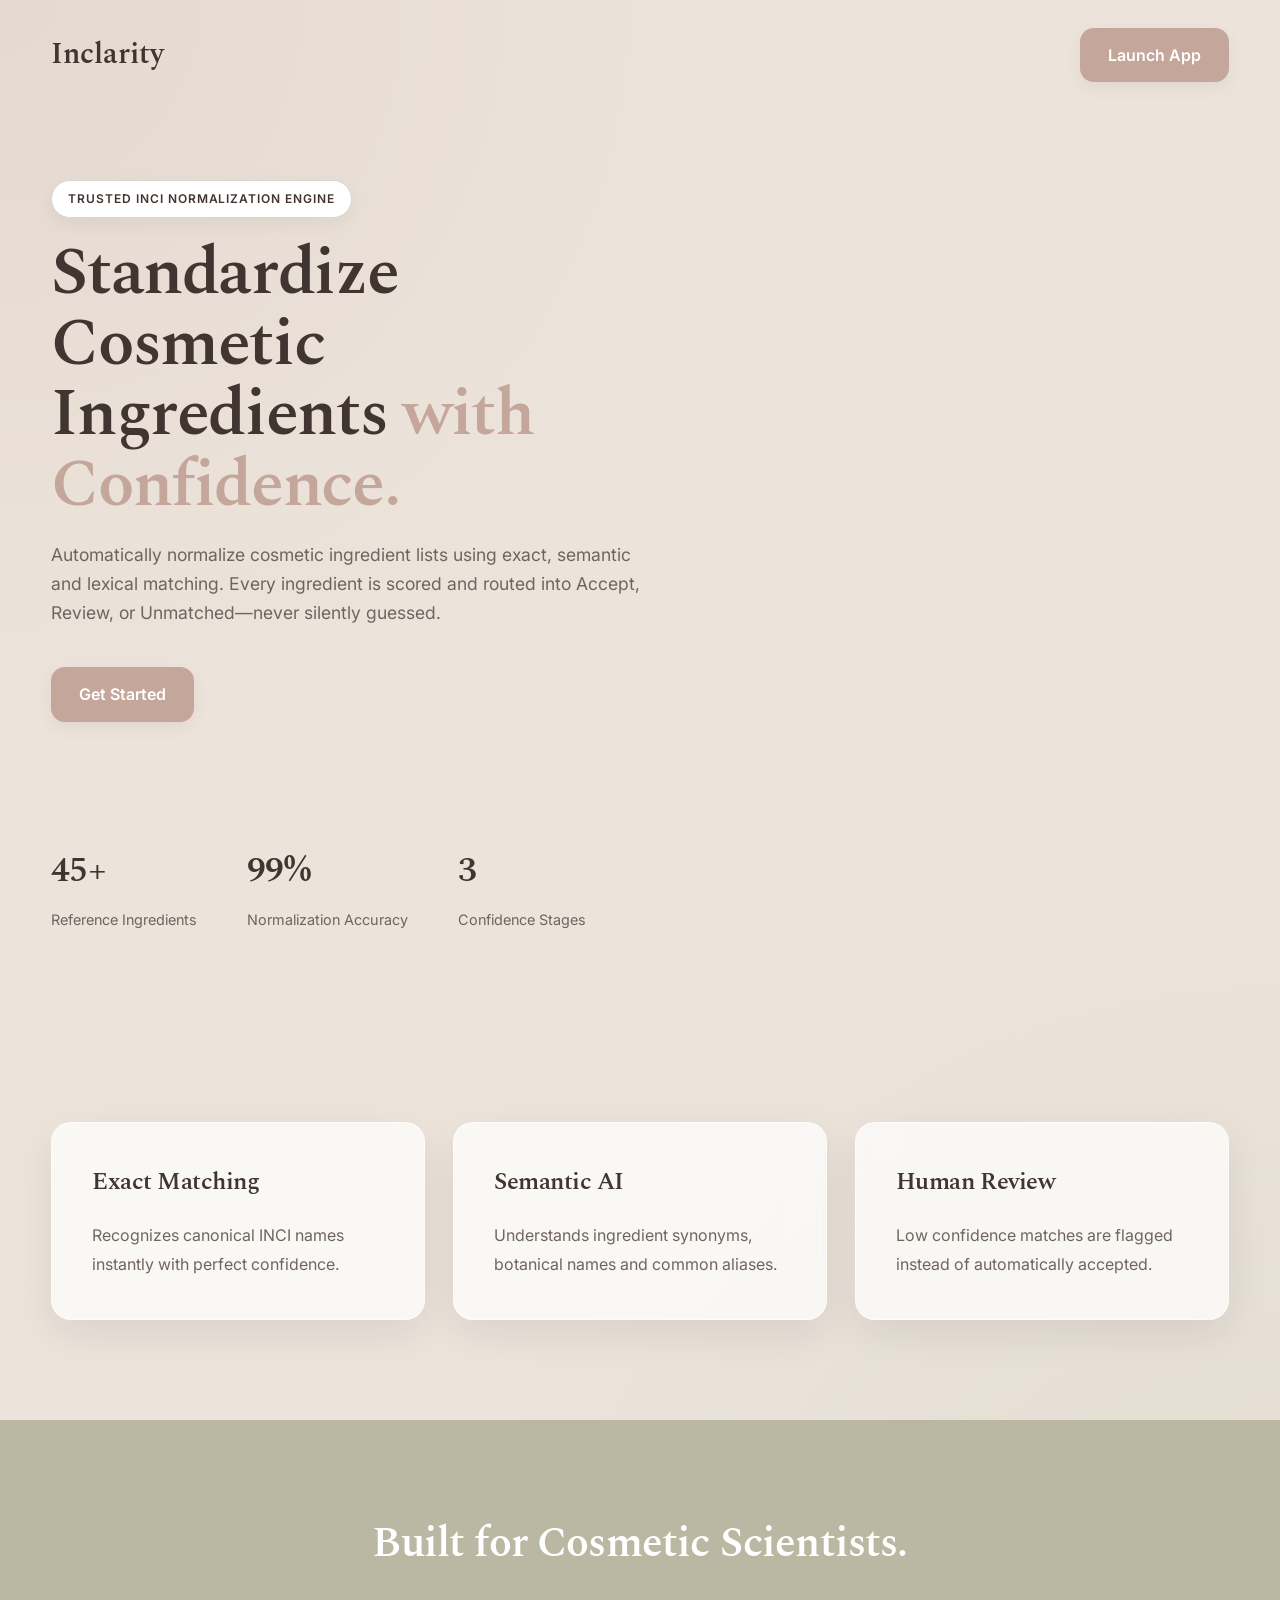
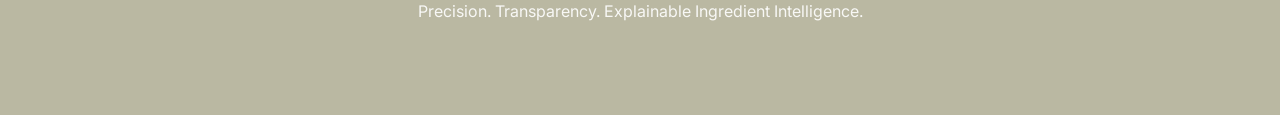
<file: ingredient_normalizer/frontend/homepage.html>
<!DOCTYPE html>
<html lang="en">

<head>
    <meta charset="UTF-8">
    <meta name="viewport" content="width=device-width, initial-scale=1.0">
    <title>Cosmetic Ingredient Assay</title>

    <link rel="preconnect" href="https://fonts.googleapis.com">
    <link href="https://fonts.googleapis.com/css2?family=Inter:wght@300;400;500;600;700;800&display=swap"
        rel="stylesheet">

    <link rel="stylesheet" href="styles.css">

</head>

<body>

    <nav>

        <div class="logo">
            Inclarity
        </div>

        <a href="/app" class="nav-btn">
            Launch App
        </a>

    </nav>


    <header class="hero">

        <div class="hero-left">

            <span class="badge">
                Trusted INCI Normalization Engine
            </span>

            <h1>

                Standardize Cosmetic Ingredients
                <span>with Confidence.</span>

            </h1>

            <p>

                Automatically normalize cosmetic ingredient lists using
                exact, semantic and lexical matching. Every ingredient is
                scored and routed into Accept, Review, or Unmatched—never
                silently guessed.

            </p>

            <div class="buttons">

                <div class="buttons">

                    <a href="/app" class="primary">
                        Get Started
                    </a>

                </div>

               

            </div>

            <div class="stats">

                <div>
                    <h2>45+</h2>
                    <span>Reference Ingredients</span>
                </div>

                <div>
                    <h2>99%</h2>
                    <span>Normalization Accuracy</span>
                </div>

                <div>
                    <h2>3</h2>
                    <span>Confidence Stages</span>
                </div>

            </div>

        </div>

<!--
        <div class="hero-right">

            <div class="glass-card">

                <div class="top">

                    <h3>Ingredient Assay</h3>

                    <span class="status">
                        Engine Ready
                    </span>

                </div>

                <textarea>Aqua (Water), Glycerine, Vitamin C,
glycrol, Sodium Hyaluronate,
Fragrance, Unicorn Extract</textarea>

                <button>
                    Analyze Ingredients
                </button>

            </div>
-->

        </div>

    </header>


    <section class="features">

        <div class="feature">

            <h3>Exact Matching</h3>

            <p>
                Recognizes canonical INCI names instantly with perfect confidence.
            </p>

        </div>

        <div class="feature">

            <h3>Semantic AI</h3>

            <p>
                Understands ingredient synonyms, botanical names and common aliases.
            </p>

        </div>

        <div class="feature">

            <h3>Human Review</h3>

            <p>
                Low confidence matches are flagged instead of automatically accepted.
            </p>

        </div>

    </section>


    <footer class="footer-home">

        <h2>Built for Cosmetic Scientists.</h2>

        <p>
            Precision. Transparency. Explainable Ingredient Intelligence.
        </p>

    </footer>

</body>

</html>
</file>
<file: ingredient_normalizer/frontend/styles.css>
/* ==========================================================
   SHARED STYLESHEET
   Part 1 — Global Theme
   ========================================================== */

/* ---------- Google Fonts ---------- */
@import url('https://fonts.googleapis.com/css2?family=Inter:wght@300;400;500;600;700;800&family=Spectral:wght@400;500;600;700&family=IBM+Plex+Mono:wght@400;500;600&display=swap');

/* ---------- Variables ---------- */

:root{

    --paper:#ECE4DB;
    --panel:#F8F5F2;
    --surface:#ffffff;

    --rose:#C4A69B;
    --stone:#B8AB9C;
    --parchment:#CFC8BE;
    --olive:#BAB8A2;

    --line:#DDD6CF;
    --line-strong:#C7BEB6;

    --ink:#403530;
    --muted:#70645F;
    --faint:#9B9088;

    --mark:#A27F73;
    --mark-soft:#F3EAE6;

    --pass:#7B9870;
    --pass-bg:#EEF5EB;

    --caution:#C09A58;
    --caution-bg:#FCF5E7;

    --fail:#B96A5D;
    --fail-bg:#FBEDEA;

    --radius:20px;
    --radius-sm:14px;

    --shadow-sm:0 6px 18px rgba(0,0,0,.05);
    --shadow:0 14px 40px rgba(0,0,0,.08);
    --shadow-lg:0 30px 70px rgba(0,0,0,.10);

    --font-display:"Spectral",serif;
    --font-body:"Inter",sans-serif;
    --font-mono:"IBM Plex Mono",monospace;

}

/* ---------- Reset ---------- */

*{
    margin:0;
    padding:0;
    box-sizing:border-box;
}

html{
    scroll-behavior:smooth;
}

body{

    font-family:var(--font-body);

    color:var(--ink);

    background:

    radial-gradient(circle at top left,
    rgba(196,166,155,.18),
    transparent 35%),

    radial-gradient(circle at bottom right,
    rgba(186,184,162,.18),
    transparent 40%),

    var(--paper);

    line-height:1.65;

    -webkit-font-smoothing:antialiased;

}

/* ---------- Typography ---------- */

h1,h2,h3,h4{

    font-family:var(--font-display);

    font-weight:600;

    color:var(--ink);

    letter-spacing:-.02em;

}

p{

    color:var(--muted);

}

a{

    text-decoration:none;

    color:inherit;

}

img{

    max-width:100%;

    display:block;

}

button{

    font-family:inherit;

    cursor:pointer;

    transition:.25s ease;

}

/* ---------- Layout ---------- */

.container{

    width:min(1150px,92%);

    margin:auto;

}

section{

    padding:90px 0;

}

/* ---------- Glass Card ---------- */

.glass{

    background:rgba(255,255,255,.72);

    backdrop-filter:blur(18px);

    -webkit-backdrop-filter:blur(18px);

    border:1px solid rgba(255,255,255,.6);

    box-shadow:var(--shadow);

    border-radius:var(--radius);

}

/* ---------- Buttons ---------- */

.btn,
.primary,
.secondary,
.nav-btn,
.btn-assay,
.btn-assay-outline{

    padding:14px 28px;

    border-radius:14px;

    font-weight:600;

    transition:.25s;

}

.primary,
.nav-btn,
.btn-assay{

    background:var(--rose);

    color:white;

    border:none;

    box-shadow:var(--shadow-sm);

}

.primary:hover,
.nav-btn:hover,
.btn-assay:hover{

    background:#b69489;

    transform:translateY(-2px);

}

.secondary,
.btn-assay-outline{

    background:white;

    border:1px solid var(--line);

    color:var(--ink);

}

.secondary:hover,
.btn-assay-outline:hover{

    border-color:var(--rose);

    color:var(--rose);

    transform:translateY(-2px);

}

/* ---------- Cards ---------- */

.card,
.feature,
.summary-item,
.result-row,
.input-panel,
.glass-card{

    background:rgba(255,255,255,.72);

    backdrop-filter:blur(18px);

    -webkit-backdrop-filter:blur(18px);

    border:1px solid rgba(255,255,255,.55);

    border-radius:20px;

    box-shadow:var(--shadow);

    transition:.25s;

}

.card:hover,
.feature:hover,
.summary-item:hover,
.result-row:hover,
.glass-card:hover{

    transform:translateY(-4px);

}

/* ---------- Badge ---------- */

.badge{

    display:inline-flex;

    align-items:center;

    gap:8px;

    padding:8px 16px;

    border-radius:999px;

    background:white;

    border:1px solid var(--line);

    box-shadow:var(--shadow-sm);

    font-size:.75rem;

    font-weight:600;

    letter-spacing:.08em;

    text-transform:uppercase;

}

/* ---------- Responsive ---------- */

@media(max-width:768px){

    section{

        padding:60px 0;

    }

    .container{

        width:92%;

    }

}

/* ==========================================================
   PART 2 — HOMEPAGE
   ========================================================== */

/* ---------- Navigation ---------- */

nav{

    width:min(1200px,92%);
    margin:auto;

    padding:28px 0;

    display:flex;
    align-items:center;
    justify-content:space-between;

}

.logo{

    font-family:var(--font-display);
    font-size:1.8rem;
    font-weight:600;
    color:var(--ink);

}

nav ul{

    list-style:none;

    display:flex;

    align-items:center;

    gap:40px;

}

nav a{

    color:var(--muted);

    font-weight:500;

    transition:.25s;

}

nav a:hover{

    color:var(--rose);

}

/* ---------- Hero ---------- */

.hero{

    width:min(1200px,92%);
    margin:70px auto 100px;

    display:grid;

    grid-template-columns:1.1fr .9fr;

    gap:70px;

    align-items:center;

}

.hero h1{

    font-size:4.2rem;

    line-height:1.05;

    margin:20px 0;

}

.hero h1 span{

    color:var(--rose);

}

.hero p{

    max-width:620px;

    font-size:1.1rem;

    margin-bottom:40px;

}

.buttons{

    display:flex;

    gap:18px;

    margin-bottom:60px;

}

/* ---------- Statistics ---------- */

.stats{

    display:flex;

    gap:50px;

    flex-wrap:wrap;

}

.stats div{

    min-width:120px;

}

.stats h2{

    font-size:2.2rem;

    margin-bottom:6px;

}

.stats span{

    font-size:.9rem;

    color:var(--muted);

}

/* ---------- Glass Assay Card ---------- */

.glass-card{

    padding:35px;

}

.top{

    display:flex;

    justify-content:space-between;

    align-items:center;

    margin-bottom:25px;

}

.top h3{

    font-size:1.5rem;

}

.status{

    background:var(--olive);

    color:white;

    padding:8px 14px;

    border-radius:999px;

    font-size:.75rem;

    font-weight:600;

}

.glass-card textarea{

    width:100%;

    height:230px;

    resize:none;

    border:none;

    border-radius:16px;

    padding:20px;

    font-family:var(--font-body);

    background:white;

    box-shadow:inset 0 0 0 1px var(--line);

    margin-bottom:22px;

}

.glass-card textarea:focus{

    outline:none;

    box-shadow:
    inset 0 0 0 1px var(--rose),
    0 0 0 4px rgba(196,166,155,.18);

}

.glass-card button{

    width:100%;

    padding:16px;

    border:none;

    border-radius:16px;

    background:var(--rose);

    color:white;

    font-size:1rem;

    font-weight:600;

}

.glass-card button:hover{

    background:#b69489;

}

/* ---------- Features ---------- */

.features{

    width:min(1200px,92%);
    margin:auto;

    display:grid;

    grid-template-columns:repeat(3,1fr);

    gap:28px;

    padding-bottom:100px;

}

.feature{

    padding:40px;

}

.feature h3{

    margin-bottom:18px;

    font-size:1.5rem;

}

.feature p{

    line-height:1.8;

}

/* ---------- Footer ---------- */

footer{

    background:var(--olive);

    color:white;

    text-align:center;

    padding:90px 20px;

}

footer h2{

    color:white;

    font-size:2.6rem;

    margin-bottom:20px;

}

footer p{

    color:white;

    opacity:.9;

    max-width:650px;

    margin:auto;

}

/* ---------- Responsive ---------- */

@media(max-width:1000px){

    nav ul{

        display:none;

    }

    .hero{

        grid-template-columns:1fr;

        gap:50px;

    }

    .hero h1{

        font-size:3rem;

    }

    .features{

        grid-template-columns:1fr;

    }

    .stats{

        gap:30px;

    }

}

@media(max-width:600px){

    .buttons{

        flex-direction:column;

    }

    .stats{

        flex-direction:column;

    }

    .hero h1{

        font-size:2.4rem;

    }

}

/* ==========================================================
   PART 3 — INCI NORMALIZER APP
   ========================================================== */

/* ---------- Header ---------- */

.header{
    margin-bottom:40px;
}

.eyebrow{
    display:inline-block;
    color:var(--rose);
    font-family:var(--font-mono);
    text-transform:uppercase;
    letter-spacing:.12em;
    font-size:.75rem;
    margin-bottom:10px;
}

.display-title{
    font-size:3rem;
    line-height:1.05;
    margin-bottom:18px;
}

.subtitle{
    max-width:60ch;
    color:var(--muted);
    margin-bottom:22px;
}

.rule{
    border:none;
    border-top:1px solid var(--line);
    margin:22px 0;
}

/* ---------- Engine Status ---------- */

.engine-status{
    display:inline-flex;
    align-items:center;
    gap:10px;
    padding:10px 18px;
    background:#fff;
    border-radius:999px;
    border:1px solid var(--line);
    box-shadow:var(--shadow-sm);
    font-size:.85rem;
}

.status-dot{
    width:10px;
    height:10px;
    border-radius:50%;
    background:var(--pass);
}

/* ---------- Input Panel ---------- */

.input-panel{
    padding:30px;
    margin-bottom:35px;
}

.label{
    display:block;
    margin-bottom:12px;
    font-weight:600;
    color:var(--ink);
}

.textarea{
    width:100%;
    min-height:180px;
    border:1px solid var(--line);
    border-radius:16px;
    padding:18px;
    background:#fff;
    font-family:var(--font-mono);
    resize:vertical;
}

.textarea:focus{
    outline:none;
    border-color:var(--rose);
    box-shadow:0 0 0 4px rgba(196,166,155,.18);
}

.controls{
    display:flex;
    gap:16px;
    align-items:center;
    flex-wrap:wrap;
    margin-top:22px;
}

.loading{
    color:var(--muted);
}

/* ---------- Summary ---------- */

.summary{
    display:grid;
    grid-template-columns:repeat(4,1fr);
    gap:20px;
    margin-bottom:35px;
}

.summary-item{
    padding:24px;
    text-align:center;
}

.summary-num{
    display:block;
    font-size:2rem;
    font-weight:700;
    margin-bottom:8px;
}

.summary-label{
    font-size:.8rem;
    color:var(--muted);
    text-transform:uppercase;
    letter-spacing:.08em;
}

.summary-accepted .summary-num{
    color:var(--pass);
}

.summary-review .summary-num{
    color:var(--caution);
}

.summary-unmatched .summary-num{
    color:var(--fail);
}

/* ---------- Results ---------- */

.results{
    display:flex;
    flex-direction:column;
    gap:24px;
}

.result-row{
    padding:24px;
    border-left:6px solid var(--stone);
}

.result-row.accepted{
    border-left-color:var(--pass);
}

.result-row.review{
    border-left-color:var(--caution);
}

.result-row.unmatched{
    border-left-color:var(--fail);
}

.row-top{
    display:flex;
    justify-content:space-between;
    align-items:center;
    gap:20px;
    flex-wrap:wrap;
}

.row-names{
    font-size:1.15rem;
    font-weight:600;
}

.raw-name{
    color:var(--ink);
}

.matched-name{
    color:var(--rose);
}

.unmatched-name{
    color:var(--fail);
}

/* ---------- Confidence Scale ---------- */

.assay-scale{
    margin:20px 0;
}

.scale-track{
    position:relative;
    height:12px;
    background:#E8E1DA;
    border-radius:999px;
    overflow:hidden;
}

.scale-fill{
    height:100%;
    border-radius:999px;
}

.accepted .scale-fill{
    background:var(--pass);
}

.review .scale-fill{
    background:var(--caution);
}

.unmatched .scale-fill{
    background:var(--fail);
}

.scale-marker{
    position:absolute;
    top:-28px;
    transform:translateX(-50%);
    font-size:.78rem;
    font-weight:600;
}

.scale-labels{
    display:flex;
    justify-content:space-between;
    margin-top:8px;
    color:var(--muted);
    font-size:.75rem;
}

/* ---------- Badges ---------- */

.badge-accepted,
.badge-review,
.badge-unmatched{
    padding:7px 14px;
    border-radius:999px;
    font-size:.72rem;
    font-weight:600;
    text-transform:uppercase;
}

.badge-accepted{
    background:var(--pass-bg);
    color:var(--pass);
}

.badge-review{
    background:var(--caution-bg);
    color:var(--caution);
}

.badge-unmatched{
    background:var(--fail-bg);
    color:var(--fail);
}

/* ---------- Meta Chips ---------- */

.row-meta{
    display:flex;
    gap:10px;
    flex-wrap:wrap;
    margin-top:18px;
}

.meta-chip{
    padding:6px 14px;
    border-radius:999px;
    background:#F5F2EF;
    font-size:.8rem;
    color:var(--muted);
}

/* ---------- Candidates ---------- */

.candidates{
    margin-top:20px;
    padding-top:20px;
    border-top:1px solid var(--line);
}

.candidate-list{
    list-style:none;
    margin-top:16px;
}

.candidate-list li{
    display:grid;
    grid-template-columns:1fr 90px 50px;
    gap:15px;
    align-items:center;
    padding:10px 0;
}

.score-bar-wrap{
    height:8px;
    background:#ECE4DB;
    border-radius:999px;
    overflow:hidden;
}

.score-bar{
    height:100%;
    background:var(--rose);
}

/* ---------- App Footer ---------- */

.footer{
    margin-top:50px;
    text-align:center;
    color:var(--muted);
    font-size:.85rem;
}

/* ---------- Responsive ---------- */

@media(max-width:900px){

    .summary{
        grid-template-columns:repeat(2,1fr);
    }

    .row-top{
        flex-direction:column;
        align-items:flex-start;
    }

}

@media(max-width:600px){

    .summary{
        grid-template-columns:1fr;
    }

    .controls{
        flex-direction:column;
        align-items:stretch;
    }

    .controls .btn{
        width:100%;
    }

    .display-title{
        font-size:2.2rem;
    }

}
</file>
